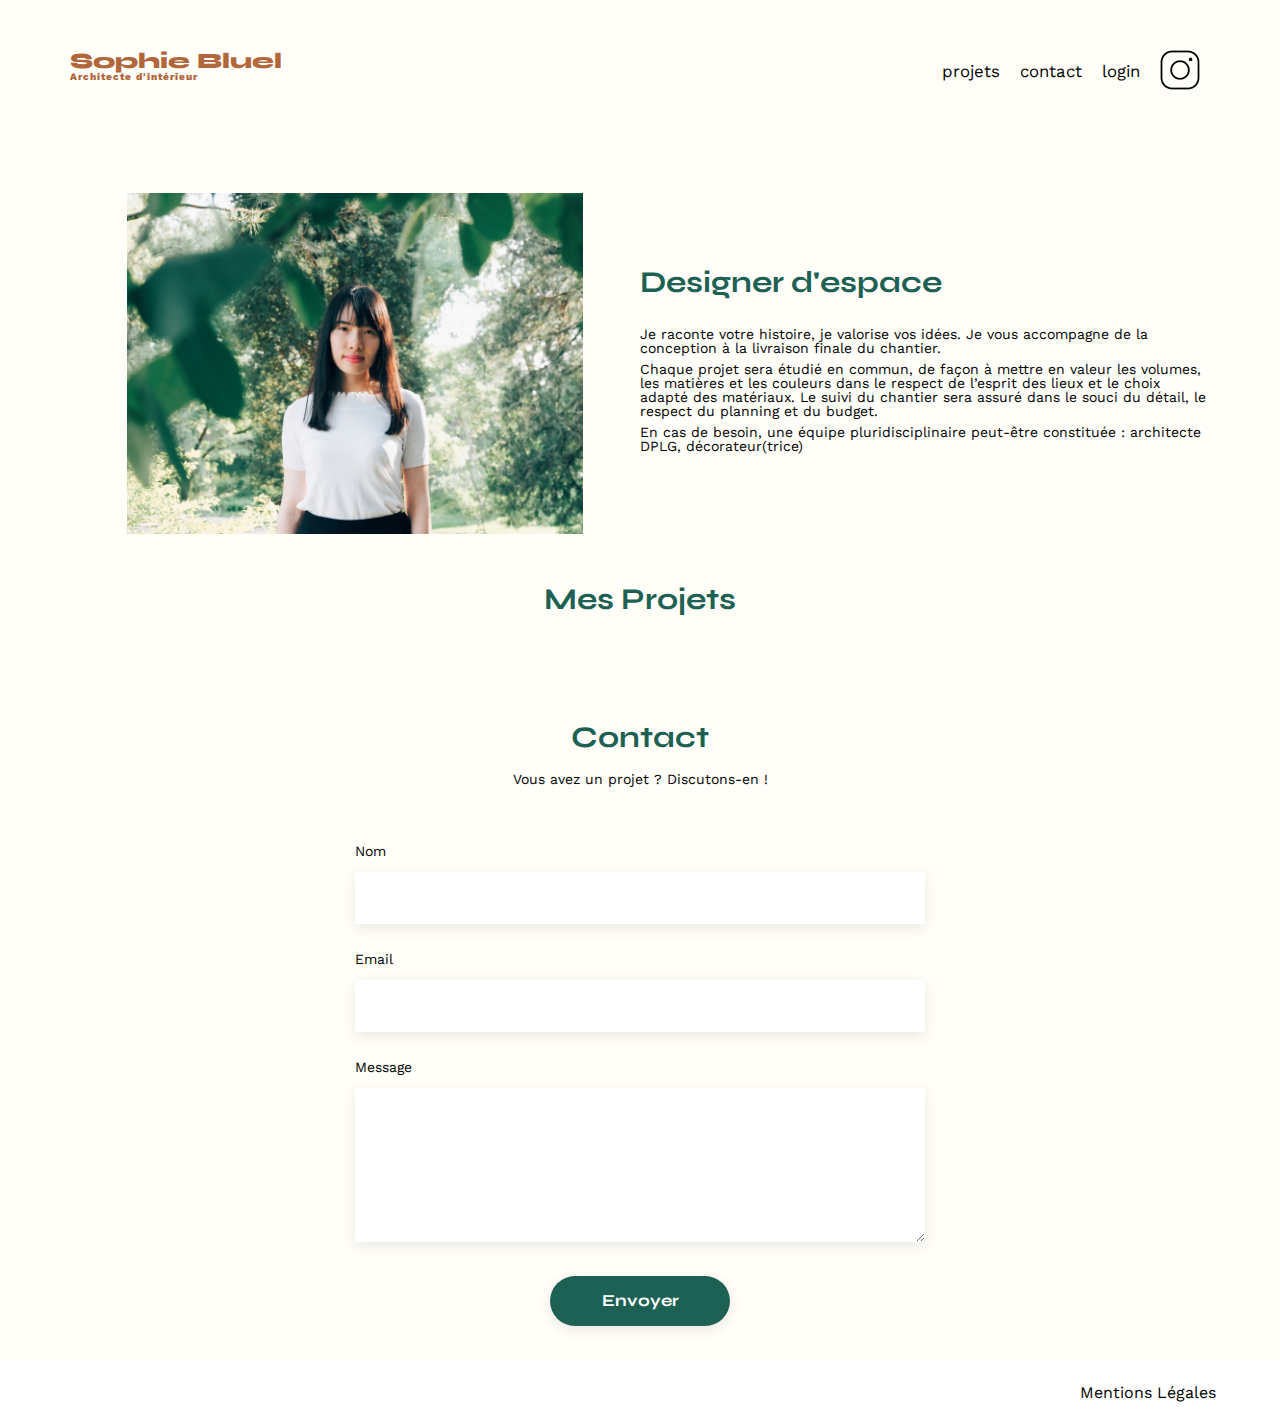
<file: FrontEnd/index.html>
<!DOCTYPE html>
<html lang="fr">
<head>
	<meta charset="UTF-8">
	<title>Sophie Bluel - Architecte d'intérieur</title>
	<meta name="viewport" content="width=device-width, initial-scale=1.0">
	<link rel="preconnect" href="https://fonts.googleapis.com">
	<link rel="preconnect" href="https://fonts.gstatic.com" crossorigin>
	<link href="https://fonts.googleapis.com/css2?family=Syne:wght@400;700;800&family=Work+Sans&display=swap" rel="stylesheet">
	<meta name="description" content="">
	<link rel="stylesheet" href="style.css">
	<link rel="stylesheet" href="https://cdnjs.cloudflare.com/ajax/libs/font-awesome/6.0.0-beta3/css/all.min.css">
	<script src="js/frontend/project.js" defer></script>
	<script src="js/frontend/login.js" defer></script>
</head>
<body>
	<div id="banner" class="mode-banner">
		<span class="edit-mode">
			<i class="fa-regular fa-pen-to-square"></i><span class="text-banner">Mode édition</span>
		</span>
	</div>
	<div class="body-contenu">
		<header>
			<h1>Sophie Bluel <span>Architecte d'intérieur</span></h1>
			<nav>
				<ul>
					<li>projets</li>
					<li><a href="#contact">contact</a></li>
					<li><a href="login.html">login</a></li>
					<li><img src="./assets/icons/instagram.png" alt="Instagram"></li>
				</ul>
			</nav>
		</header>
		<main>
			<div id="modal-overlay" class="modal-overlay"></div>
			<div id="modal1" class="modal">
				<div class="modal-content">
				  	<span class="close-modal"><i class="fa-solid fa-xmark"></i></span>
				  	<p>Galerie photo</p>
				  	<div id="modal-gallery-container" class="modal-gallery"></div>
				  	<div class="line-style"></div>
				  	<button class="add-photo-button">Ajouter une photo</button>
				</div>
			</div>
			<div id="modal2" class="modal">
				<div class="modal-content">
					<span class="back-modal"><i class="fa-solid fa-arrow-left"></i></span>
					<span class="close-modal"><i class="fa-solid fa-xmark"></i></span>
					<p>Ajout photo</p>
					<form id="add-photo-form">
						<div class="add-photo-container">
							<div id="photo-preview" class="photo-preview"></div>
							<span class="logo-image"><i class="fa-regular fa-image"></i></span>
							<input type="file" id="photo-upload" name="photo-upload">
							<label for="photo-upload" class="photo-upload-label">+ Ajouter photo</label>
							<p id="info-texte">jpg, png : 4mo max</p>
						</div>
						<label for="photo-title">Titre</label>
						<input type="text" id="photo-title" name="photo-title">
						<label for="photo-category">Catégorie</label>
						<select id="photo-category" name="photo-category">
						</select>
						<div class="line-style"></div>
						<button type="submit" class="validate-add-photo" disabled>Valider</button>
					</form>
				</div>
			</div>
			<section id="introduction">
				<figure>
					<img src="./assets/images/sophie-bluel.png" alt="">
				</figure>
				<article>
					<h2>Designer d'espace</h2>
					<p>Je raconte votre histoire, je valorise vos idées. Je vous accompagne de la conception à la livraison finale du chantier.</p>
					<p>Chaque projet sera étudié en commun, de façon à mettre en valeur les volumes, les matières et les couleurs dans le respect de l’esprit des lieux et le choix adapté des matériaux. Le suivi du chantier sera assuré dans le souci du détail, le respect du planning et du budget.</p>
					<p>En cas de besoin, une équipe pluridisciplinaire peut-être constituée : architecte DPLG, décorateur(trice)</p>
				</article>
			</section>
			<section id="portfolio">
				<h2>Mes Projets <span class="edit-mode-inline">
					<i class="fa-regular fa-pen-to-square" style="color: black;"></i><span class="text-banner-inline" style="color: black;">Modifier</span>
				</span></h2>
				<div id="menu-filtres" class="style-menu"></div>
				<div id="gallery-container" class="gallery"></div>
			</section>
			<section id="contact">
				<h2>Contact</h2>
				<p>Vous avez un projet ? Discutons-en !</p>
				<form action="#" method="post">
					<label for="name">Nom</label>
					<input type="text" name="name" id="name">
					<label for="email">Email</label>
					<input type="email" name="email" id="email">
					<label for="message">Message</label>
					<textarea name="message" id="message" cols="30" rows="10"></textarea>
					<input type="submit" value="Envoyer">
				</form>
			</section>
		</main>
	</div>
	<footer>
		<div class="footer-block">
			<ul>
				<li>Mentions Légales</li>
			</ul>		
		</div>
	</footer>
</body>
</html>
</file>
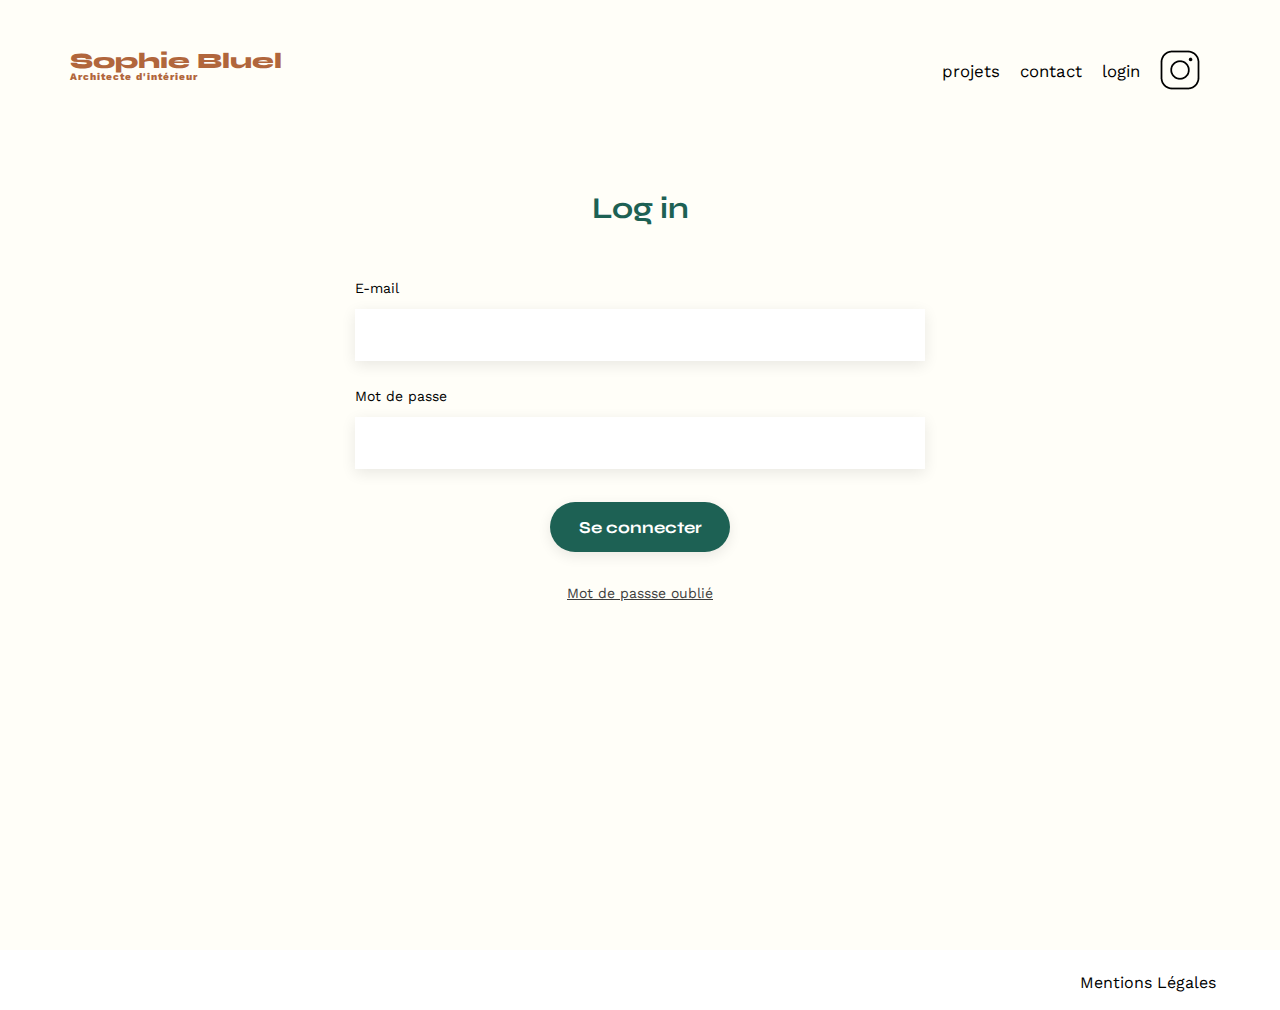
<file: FrontEnd/login.html>
<!DOCTYPE html>
<html>
<head>
    <title>Page de Connexion</title>
    <link rel="preconnect" href="https://fonts.googleapis.com">
    <link rel="preconnect" href="https://fonts.gstatic.com" crossorigin>
    <link href="https://fonts.googleapis.com/css2?family=Syne:wght@700;800&family=Work+Sans&display=swap" rel="stylesheet">
    <link rel="stylesheet" href="style.css">
    <script defer src="js/frontend/login.js" defer></script>
</head>
<body>
    <div class="body-contenu-login">
        <header>
            <h1>Sophie Bluel <span>Architecte d'intérieur</span></h1>
            <nav>
                <ul>
                    <li><a href="index.html">projets</a></li>
                    <li>contact</li>
                    <li><a href="login.html">login</a></li>
                    <li><img src="./assets/icons/instagram.png" alt="Instagram"></li>
                </ul>
            </nav>
        </header>
        <main>
            <div id="login">
                <h2>Log in</h2>
                <form action="#" method="post">
                    <label for="email">E-mail</label>
                    <input type="text" id="email" name="email">
                    <label for="password">Mot de passe</label>
                    <input type="password" id="password" name="password">
                    <input type="submit" value="Se connecter">
                    <a href="#" class="link">Mot de passse oublié</a>
                </form>
            </div>
        </main>
    </div>
    <footer>
		<div class="footer-block">
			<ul>
				<li>Mentions Légales</li>
			</ul>		
		</div>
	</footer>
</body>
</html>
</file>
<file: FrontEnd/style.css>
/* http://meyerweb.com/eric/tools/css/reset/
   v2.0 | 20110126
   License: none (public domain)
*/

html, body, div, span, applet, object, iframe,
h1, h2, h3, h4, h5, h6, p, blockquote, pre,
a, abbr, acronym, address, big, cite, code,
del, dfn, em, img, ins, kbd, q, s, samp,
small, strike, strong, sub, sup, tt, var,
b, u, i, center,
dl, dt, dd, ol, ul, li,
fieldset, form, label, legend,
table, caption, tbody, tfoot, thead, tr, th, td,
article, aside, canvas, details, embed,
figure, figcaption, footer, header, hgroup,
menu, nav, output, ruby, section, summary,
time, mark, audio, video {
	margin: 0;
	padding: 0;
	border: 0;
	font-size: 100%;
	font: inherit;
	vertical-align: baseline;
}

/* HTML5 display-role reset for older browsers */
article, aside, details, figcaption, figure, header, hgroup, menu, nav, section {
	display: block;
}
body {
	line-height: 1;
	background-color: #FFFEF8;
	height: 100vh;
}
ol, ul {
	list-style: none;
}
blockquote, q {
	quotes: none;
}
blockquote:before, blockquote:after,
q:before, q:after {
	content: '';
	content: none;
}
table {
	border-collapse: collapse;
	border-spacing: 0;
}
/** end reset css**/
body .body-contenu {
	max-width: 1140px;
	margin: auto;
	font-family: 'Work Sans';
	font-size: 14px;
}

header {
	display: flex;
	justify-content: space-between;
	margin: 50px 0
}

nav a {
    text-decoration: none;
    color: #000;
}


nav a:visited {
    color: #000;
	font-weight: bold;
}

nav a:hover {
	color: #B1663C;
}

section {
	margin: 50px 0
}

h1{
	display: flex;
	flex-direction: column;
	font-family: 'Syne';
	font-size: 22px;
	font-weight: 800;
	color: #B1663C
}

h1 > span {
	font-family: 'Work Sans';
	font-size:10px;
	letter-spacing: 0.1em;
;
}

h2{
	font-family: 'Syne';
	font-weight: 700;
	font-size: 30px;
	color: #1D6154
}
nav ul {
	display: flex;
	align-items: center;
	list-style-type: none;

}
nav li {
	padding: 0 10px;
	font-size: 1.2em;
}

li:hover {
	color: #B1663C;
}
#introduction {
	display: flex;
	align-items: center;
}
#introduction figure {
	flex: 1
}
#introduction img {
	display: block;
	margin: auto;
	width: 80%;
}

#introduction article {
	flex: 1
}
#introduction h2 {
	margin-bottom: 1em;
}

#introduction p {
	margin-bottom: 0.5em;
}
#portfolio h2 {
	text-align: center;
	margin-bottom: 1em;
}

.style-menu {
    display: flex;
	justify-content: center;
	margin-bottom: 2em;
}

.bouton-filtre {
	font-family: 'Syne';
	padding: 10px 15px;
	margin: 5px;
	border: solid #1D6154 1px;
    border-radius: 50px;
	background-color: white;
	cursor: pointer;
  }

.bouton-filtre-actif {
	color: white;
	background-color: #1D6154;
  }
  
.gallery {
	width: 100%;
	display: grid;
	grid-template-columns: 1fr 1fr 1fr;
	grid-column-gap: 20px;
	grid-row-gap: 20px;
}

.gallery img {
	width: 100%;

}
#contact {
	width: 50%;
	margin: auto;
}
#contact > * {
	text-align: center;

}
#contact h2{
	margin-bottom: 20px;
}
#contact form {
	text-align: left;
	margin-top:30px;
	display: flex;
	flex-direction: column;
}

#contact input {
	height: 50px;
	font-size: 1.2em;
	border: none;
	box-shadow: 0px 4px 14px rgba(0, 0, 0, 0.09);
}
#contact label {
	margin: 2em 0 1em 0;
}
#contact textarea {
	border: none;
	box-shadow: 0px 4px 14px rgba(0, 0, 0, 0.09);
}

input[type="submit"]{
	font-family: 'Syne';
	font-weight: 700;
	color: white;
	background-color: #1D6154;
	margin : 2em auto ;
	width: 180px;
	text-align: center;
	border-radius: 60px ;
}


.footer-block {
	width: 100%;
	height: 60px;
	background-color: white;
}

footer ul {
	display: flex;
	justify-content: flex-end;
	width: 95%;
	padding-top: 25px;
	font-family: 'Work Sans';
	text-decoration: none;
}

/****** login.html ***********/

#login {
	width: 50%;
	margin: auto;
}
#login > * {
	text-align: center;

}
#login h2{
	margin-bottom: 20px;
}
#login form {
	text-align: left;
	margin-top:30px;
	display: flex;
	flex-direction: column;
}
#login input {
	height: 50px;
	font-size: 1.2em;
	border: none;
	box-shadow: 0px 4px 14px rgba(0, 0, 0, 0.09);
}
#login label {
	margin: 2em 0 1em 0;
}
#login textarea {
	border: none;
	box-shadow: 0px 4px 14px rgba(0, 0, 0, 0.09);
}
.link {
	text-align: center;
}
.link,
.link:visited,
.link:hover,
.link:active {
  color: #3D3D3D;
}
body .body-contenu-login {
	max-width: 1140px;
	margin: auto;
	font-family: 'Work Sans';
	font-size: 14px;
	height: 100vh;
}
body header {
	margin-bottom: 100px;
}
.error {
    border: 2px solid red;
    background-color: #ffcccc;
}

/* Bannière */
.mode-banner {
	display: none;
    background-color: black;
    color: white;
    text-align: center;
    padding: 10px 0;
    cursor: pointer;
}

.edit-mode, .mode-banner i {
    color: white;
    display: inline-block;
    vertical-align: middle;
}

.edit-mode-icon {
    margin-right: 8px;
    vertical-align: middle;
}

.text-banner {
    margin-left: 8px;
	font-family: 'Work Sans';
	font-size: 16px;
}

.mode-banner i, .mode-banner .text-banner {
    vertical-align: middle;
}

.edit-mode-inline .fa-regular {
    font-size: 15.58px;
    height: 15.58px;
    width: 15.58px;
    vertical-align: middle;
	margin-left: 15px;
	margin-right: 8px;
}

.edit-mode-inline .text-banner-inline {
    font-size: 14px;
    vertical-align: middle;
	font-weight: 400;
}

/* Modal */

.modal-overlay {
	position: fixed;
	top: 0;
	left: 0;
	width: 100%;
	height: 100%;
	background-color: rgba(0, 0, 0, 0.5);
	z-index: 1000;
}
  

.modal {
	position: fixed;
	top: 50%;
	left: 50%;
	transform: translate(-50%, -50%);
	width: 530px;
	height: auto;
	background-color: white;
	z-index: 1001;
	padding: 20px;;
}

.modal-content {
	display: flex;
	flex-wrap: wrap;
	justify-content: center;
}

.modal, .modal-overlay {
	display: none;
}
  
  
.modal-contenu {
	position: relative;
}
  
  
.fa-xmark {
	position: absolute;
	right: 20px;
	cursor: pointer;
	color: #333;
}
  
  
.modal-gallery {
	position: relative;
	display: grid;
  	grid-template-columns: repeat(5, 1fr);
  	grid-gap: 10px;
	padding: 0 50px;
}
  
.modal-gallery img {
	width: 100%;
	height: auto;
}

.gallery figure, .modal-gallery figure {
	position: relative; 
}

.delete-icon-container {
	position: absolute;
	top: 10px; 
	right: 10px;
	background-color: black;
	width: 20px; 
	height: 20px; 
	display: flex;
	justify-content: center;
	align-items: center;
	border-radius: 10%;
	z-index: 2;
}
  
.fa-trash-can {
	color: white;
}

.line-style {
	margin-top: 50px;
	height: 1px;
	width: 420px;
	background-color: #B3B3B3;
}


.add-photo-button{
	display: flex;
	justify-content: center;
	align-items: center;
	font-family: 'Syne';
	font-weight: 700;
	color: white;
	background-color: #1D6154;
	margin : 2em auto ;
	width: 237px;
	text-align: center;
	border-radius: 60px ;
	height: 36px;
	border: none;
}
  
.modal input[type="submit"] {
	display: block;
	margin: 20px auto;
	padding: 10px 20px;
	font-family: 'Syne', sans-serif;
	font-weight: 700;
	color: white;
	background-color: #1D6154;
	border: none;
	border-radius: 50px;
	cursor: pointer;
}
.ligne-style {
	border-top: 1px solid #eee;
	margin: 20px 0;
} 
.modal p {
	text-align: center;
	font-size: 1.2rem;
	margin: 50px 0;
}
  
#modal2 .modal-content .back-modal,
#modal2 .modal-content .close-modal {
	position: absolute;
	top: 20px; 
	cursor: pointer; 
}
  
#modal2 .modal-content .back-modal {
	left: 20px; 
}
  
#modal2 .modal-content .close-modal {
	right: 20px;
}
  
#modal2 .modal-content p {
	text-align: center;
}

#modal2 .info-texte {
	font-size: 1rem;
}

#modal2 form {
	display: flex;
	flex-direction: column;
}
  
#modal2 .add-photo-container {
	display: flex;
	flex-direction: column;
	align-items: center;
	width: 420px;
	height: 169px;
	text-align: center;
	margin-bottom: 20px;
	background-color: #E8F1F6;
	justify-self: center;
}

.photo-preview {
	width: 129px;
	height: 169px;
	overflow: hidden;
}

.photo-preview img {
	width: 100%;
	height: 100%;
	object-fit: cover;
}

.logo-image .fa-regular {
	font-size: 70px;
	color: #B9C5CC;
	margin-top: 10px;
	margin-bottom: 10px;
}
  
#modal2 .add-photo-container input[type="file"] {
	display: none;
}
  
#modal2 .add-photo-container label {
	width: 173px;
	height: 36px;
	margin: 0 auto;
	padding: 10px 20px; 
	background-color: #CBD6DC; 
	border-radius: 50px;
	cursor: pointer;
}

#info-texte {
	font-size: 0.8rem;
	margin-top: 15px;
}
  

#modal2 label {
    display: block;
    margin-top: 20px;
    margin-bottom: 10px;
    font-weight: bold;
}
  
#modal2 input[type="text"],
#modal2 select {
	height: 50px;
	font-family: 'Work Sans';
	color: #444444;
	font-weight: 400;
	border: none;
	box-shadow: 0px 4px 14px rgba(0, 0, 0, 0.09);
}
  
#modal2 input[type="submit"] {
	background-color: #ddd;
	color: #aaa;
}
  
#modal2 input[type="submit"]:enabled {
	background-color: #1D6154;
	color: white;
	cursor: pointer;
	font-family: 'Syne';
	margin : 2em auto ;
	width: 180px;
	text-align: center;
	border-radius: 60px ;
}

#modal2 .validate-add-photo {
    font-family: 'Syne';
    font-weight: 700;
    color: white;
    background-color: #1D6154; 
    margin: 2em auto;
    width: 237px;
	height: 36px;
    text-align: center;
    border-radius: 60px;
    border: none; 
    cursor: pointer; 
    transition: background-color 0.3s, color 0.3s; 
}

#modal2 .validate-add-photo:disabled {
    background-color: #ddd; 
    color: #aaa; 
    cursor: default; 
}
</file>
